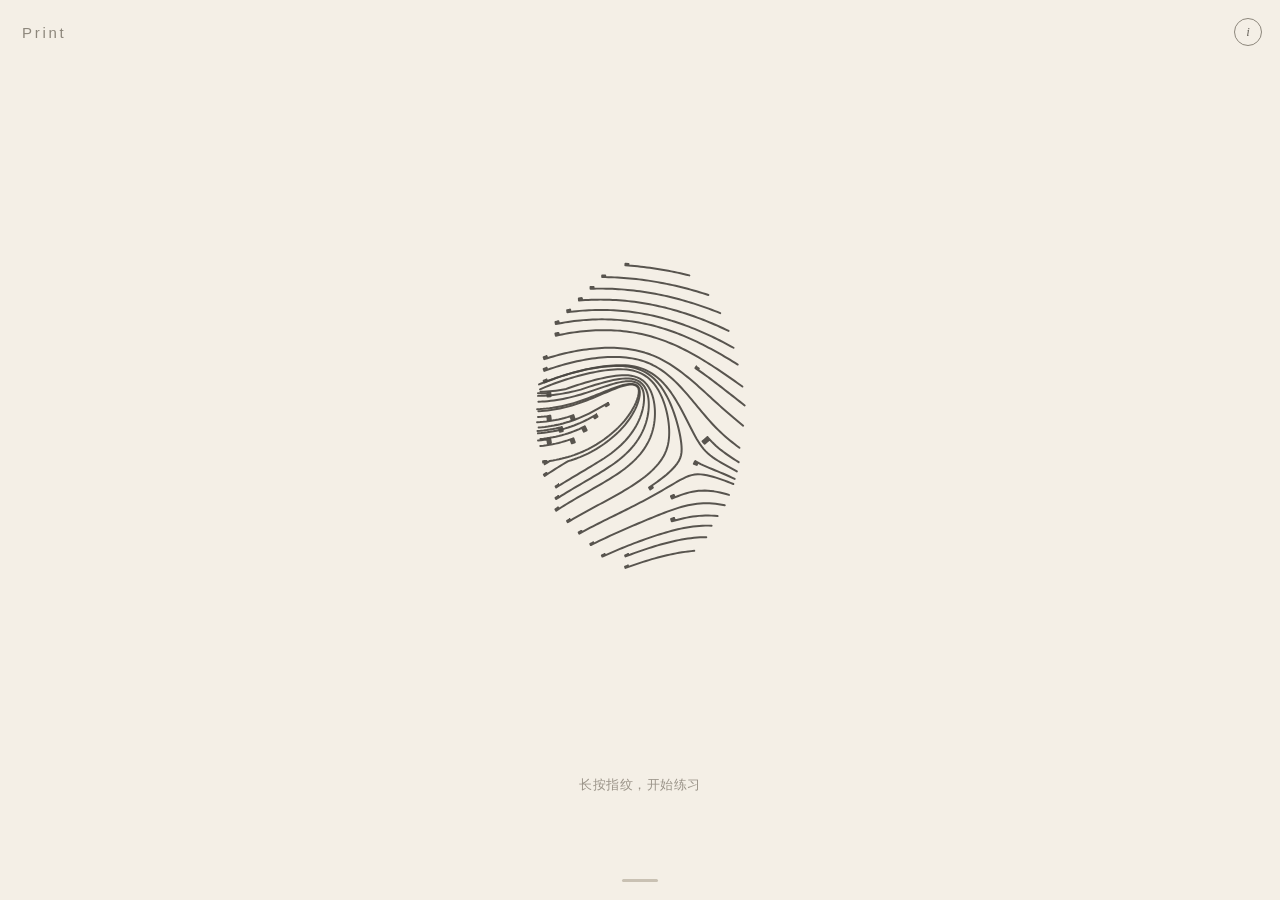
<file: index.html>
<!DOCTYPE html>
<html lang="zh-CN">
<head>
  <meta charset="UTF-8" />
  <meta name="viewport"
        content="width=device-width, initial-scale=1.0, maximum-scale=1.0, user-scalable=no, viewport-fit=cover" />
  <title>Print</title>
  <style>
    *, *::before, *::after { box-sizing: border-box; margin: 0; padding: 0; }
    html, body { height: 100%; }
    body {
      font-family: -apple-system, BlinkMacSystemFont, "Segoe UI",
                   "PingFang SC", "Hiragino Sans GB", "Microsoft YaHei", sans-serif;
      -webkit-font-smoothing: antialiased;
      -webkit-tap-highlight-color: transparent;
      -webkit-user-select: none;
      user-select: none;
    }
  </style>
  <link rel="stylesheet" href="./assets/style.css" />
</head>
<body>
  <div class="app" id="app">
    <header class="top" id="topBar">
      <p class="brand" id="brand">Print</p>
      <button type="button" class="ghost-btn" id="infoBtn" aria-label="说明">i</button>
    </header>

    <div class="status" id="status" hidden>
      <p class="status-label" id="statusLabel">练习中</p>
      <p class="timer" id="timer">00:00:00</p>
    </div>

    <div class="print-stage" id="printStage">
      <div class="print-hit" id="printHit" role="button" aria-label="长按指纹开始或结束练习">
        <canvas id="printCanvas"></canvas>
        <div class="glow" id="glow"></div>
      </div>
    </div>

    <p class="hint" id="hint">长按指纹，开始练习</p>

    <div class="bottom" id="bottomBar">
      <button type="button" class="circle-btn" id="closeBtn" hidden aria-label="结束练习">
        <span class="icon-x"></span>
      </button>
      <button type="button" class="circle-btn is-done" id="doneBtn" hidden aria-label="回到首页">
        <span class="icon-check"></span>
      </button>
    </div>

    <button type="button" class="sheet-handle" id="sheetHandle" aria-label="查看留下的痕迹">
      <span class="handle-bar"></span>
    </button>
  </div>

  <div class="overlay" id="sheet" hidden>
    <div class="sheet">
      <div class="sheet-head">
        <span class="handle-bar"></span>
        <h2 class="sheet-title">留下的痕迹</h2>
        <p class="sheet-sub">只保留指纹的样子，不记时长</p>
      </div>
      <div class="snap-row" id="snapRow"></div>
      <button type="button" class="text-btn" id="sheetClose">收起</button>
    </div>
  </div>

  <div class="overlay" id="infoModal" hidden>
    <div class="modal">
      <h2 class="modal-title">用一枚指纹，记下练习</h2>
      <p class="modal-copy">长按指纹开始，再长按一次结束。累计越久，单次越不容易磨，休息恢复也越快。茧只看累计时长；单次磨损最多按两小时算，超时累计仍继续记。</p>
      <div class="guide-row" id="guideRow"></div>
      <button type="button" class="text-btn" id="infoClose">知道了</button>
    </div>
  </div>

  <script src="./assets/main.js"></script>
</body>
</html>
</file>
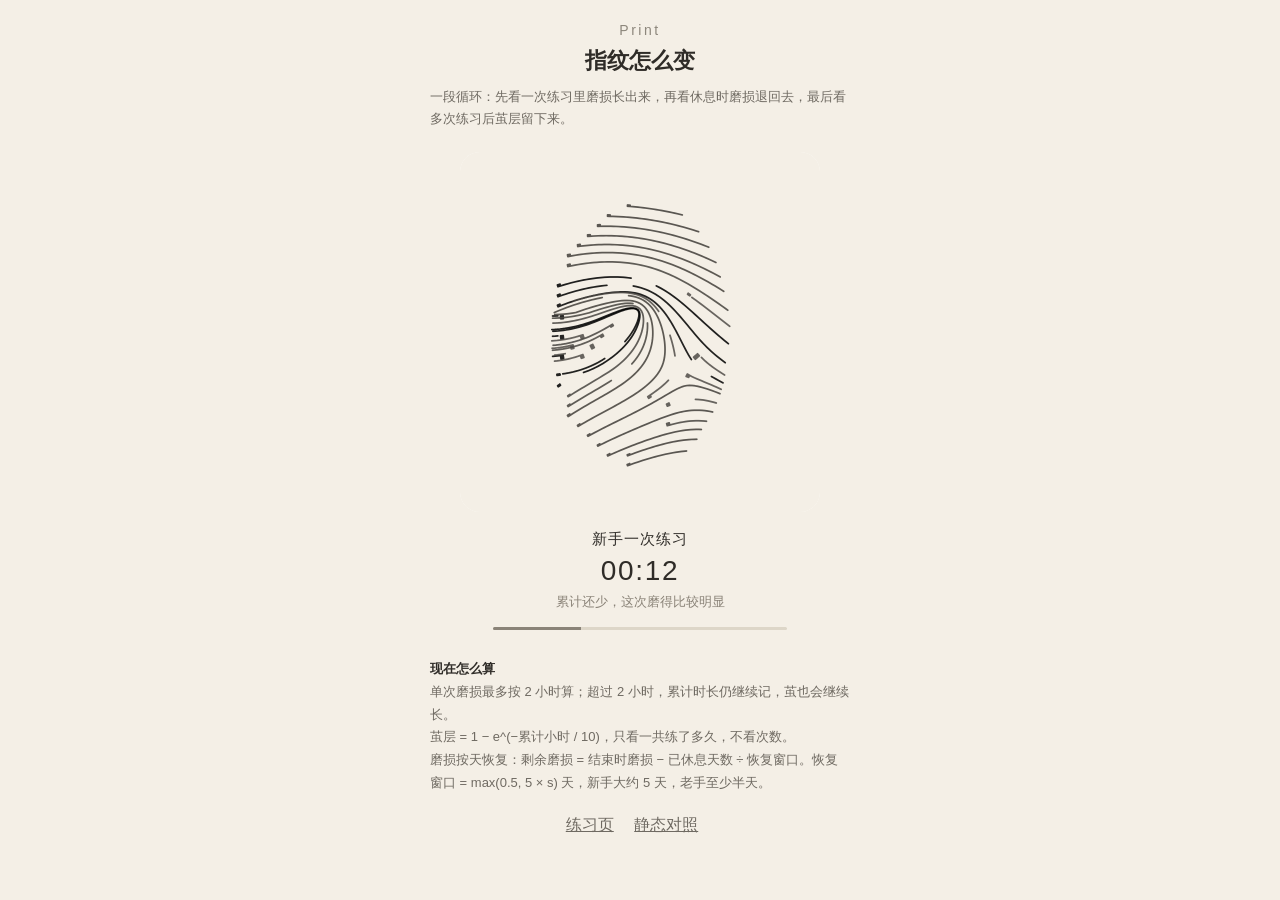
<file: animate.html>
<!DOCTYPE html>
<html lang="zh-CN">
<head>
  <meta charset="UTF-8" />
  <meta name="viewport" content="width=device-width, initial-scale=1.0, viewport-fit=cover" />
  <title>Print 指纹渐变说明</title>
  <style>
    *, *::before, *::after { box-sizing: border-box; margin: 0; padding: 0; }
    body {
      font-family: -apple-system, BlinkMacSystemFont, "Segoe UI",
                   "PingFang SC", "Hiragino Sans GB", "Microsoft YaHei", sans-serif;
      background: #f4efe6;
      color: #2f2c28;
      min-height: 100vh;
      padding: 22px 16px 40px;
    }
    .wrap { max-width: 420px; margin: 0 auto; text-align: center; }
    .brand { letter-spacing: 0.18em; color: #8d877c; font-size: 14px; }
    h1 { margin-top: 8px; font-size: 22px; }
    .lead { margin-top: 10px; font-size: 13px; line-height: 1.7; color: #6f6a62; text-align: left; }
    .stage {
      margin: 22px auto 0;
      width: 78vmin;
      max-width: 360px;
    }
    canvas {
      display: block;
      width: 100%;
      height: auto;
      background: #fffdf8;
      border-radius: 20px;
    }
    .phase { margin-top: 18px; font-size: 15px; letter-spacing: 0.06em; }
    .clock { margin-top: 6px; font-size: 28px; font-weight: 300; letter-spacing: 0.06em; }
    .sub { margin-top: 6px; font-size: 13px; color: #8a8378; }
    .bar {
      margin: 16px auto 0;
      width: 70%;
      height: 3px;
      background: #ddd6c8;
      border-radius: 99px;
      overflow: hidden;
    }
    .bar > i {
      display: block;
      height: 100%;
      width: 0;
      background: #8a8378;
    }
    .formula {
      margin-top: 28px;
      text-align: left;
      font-size: 13px;
      line-height: 1.75;
      color: #6f6a62;
    }
    .formula strong { color: #2f2c28; }
    .links { margin-top: 20px; }
    .links a { color: #6f6a62; margin-right: 16px; }
  </style>
</head>
<body>
  <div class="wrap">
    <p class="brand">Print</p>
    <h1>指纹怎么变</h1>
    <p class="lead">一段循环：先看一次练习里磨损长出来，再看休息时磨损退回去，最后看多次练习后茧层留下来。</p>
    <div class="stage">
      <canvas id="animCanvas" width="720" height="720"></canvas>
    </div>
    <p class="phase" id="phase">练习中</p>
    <p class="clock" id="clock">00:00</p>
    <p class="sub" id="sub">纹路开始磨损</p>
    <div class="bar"><i id="bar"></i></div>
    <div class="formula">
      <p><strong>现在怎么算</strong></p>
      <p>单次磨损最多按 2 小时算；超过 2 小时，累计时长仍继续记，茧也会继续长。</p>
      <p>茧层 = 1 − e^(−累计小时 / 10)，只看一共练了多久，不看次数。</p>
      <p>磨损按天恢复：剩余磨损 = 结束时磨损 − 已休息天数 ÷ 恢复窗口。恢复窗口 = max(0.5, 5 × s) 天，新手大约 5 天，老手至少半天。</p>
    </div>
    <p class="links">
      <a href="./index.html">练习页</a>
      <a href="./examples.html">静态对照</a>
    </p>
  </div>
  <script src="./assets/examples.js"></script>
  <script src="./assets/animate.js"></script>
</body>
</html>
</file>
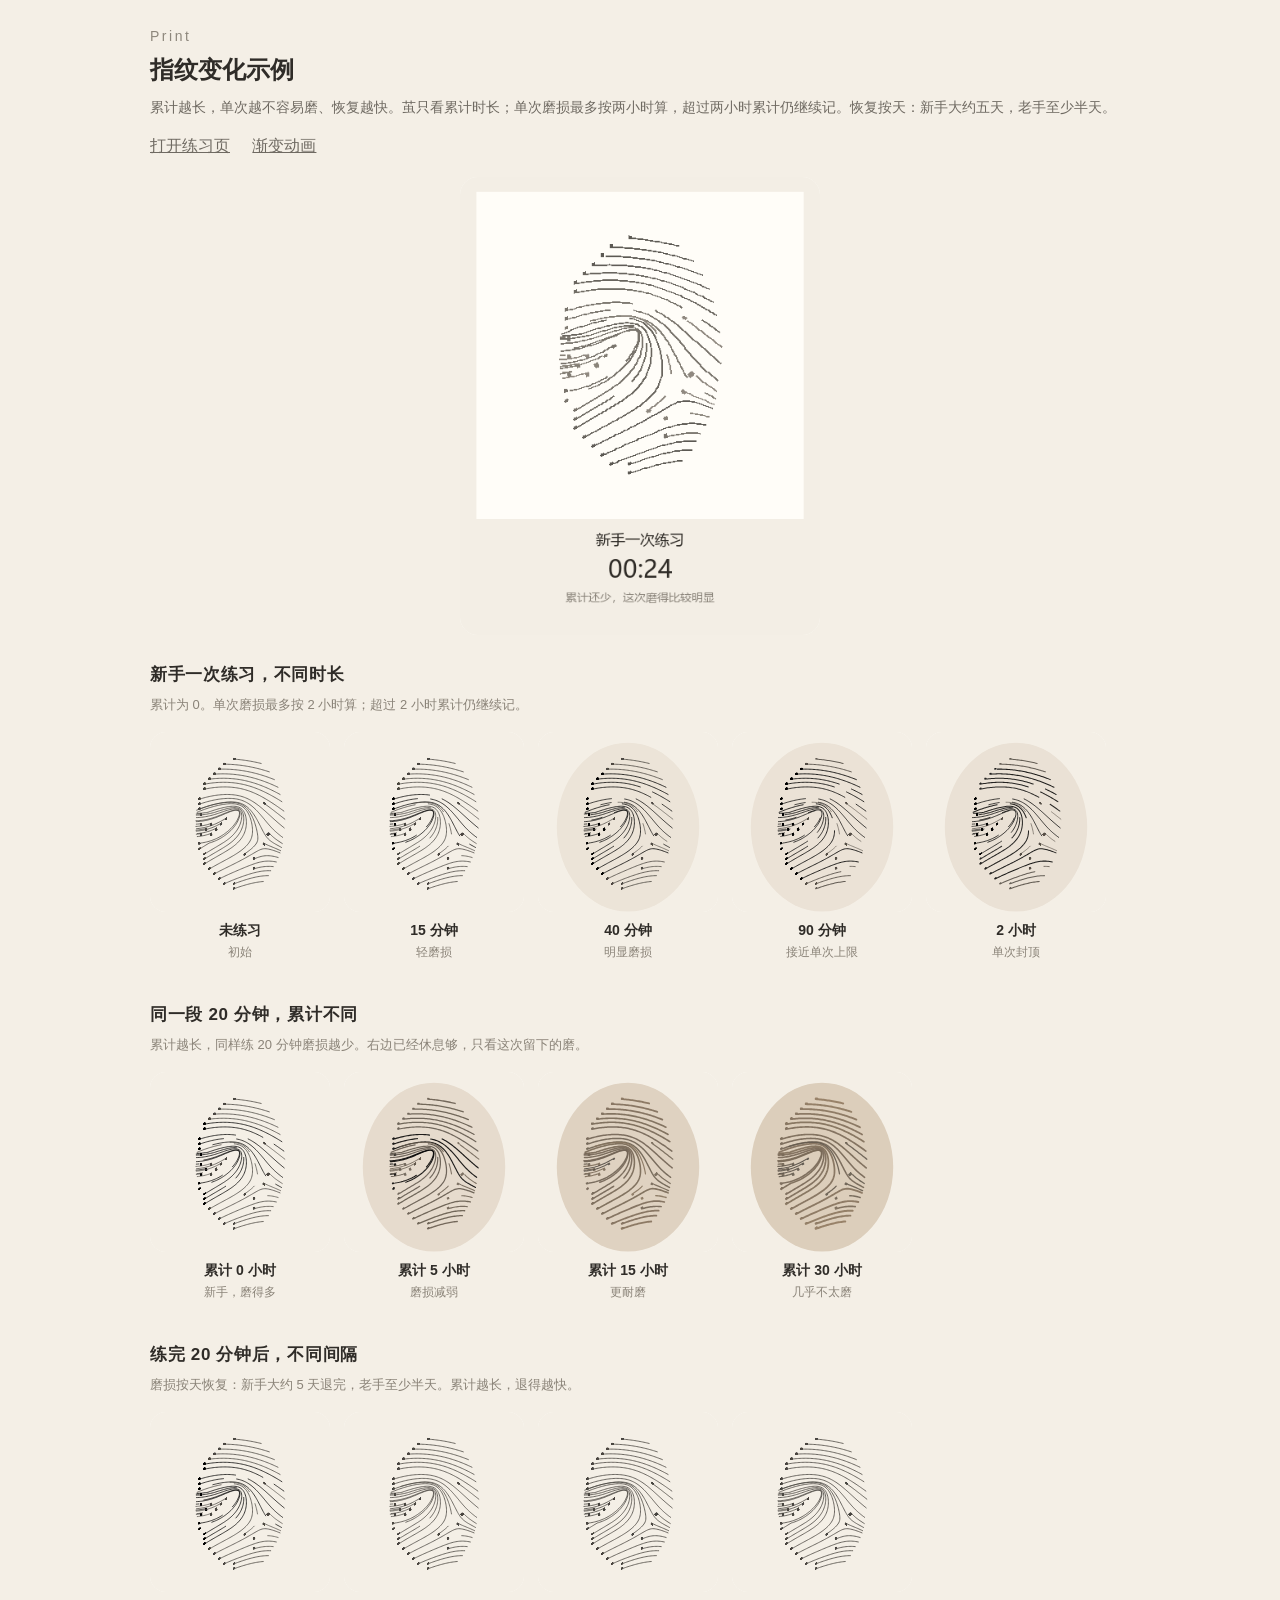
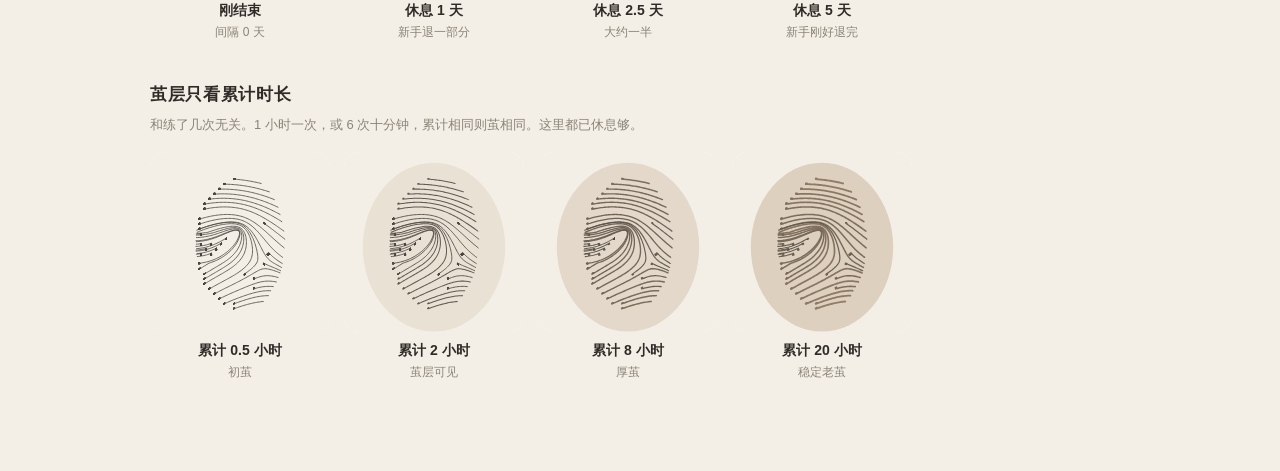
<file: examples.html>
<!DOCTYPE html>
<html lang="zh-CN">
<head>
  <meta charset="UTF-8" />
  <meta name="viewport" content="width=device-width, initial-scale=1.0, viewport-fit=cover" />
  <title>Print 指纹变化示例</title>
  <style>
    *, *::before, *::after { box-sizing: border-box; margin: 0; padding: 0; }
    body {
      font-family: -apple-system, BlinkMacSystemFont, "Segoe UI",
                   "PingFang SC", "Hiragino Sans GB", "Microsoft YaHei", sans-serif;
      background: #f4efe6;
      color: #2f2c28;
      padding: 28px 16px 48px;
    }
    .top { max-width: 980px; margin: 0 auto 28px; }
    .brand { letter-spacing: 0.18em; color: #8d877c; font-size: 14px; }
    h1 { margin-top: 10px; font-size: 24px; font-weight: 600; }
    .lead { margin-top: 10px; line-height: 1.7; color: #6f6a62; font-size: 14px; }
    .links { margin-top: 16px; }
    .links a { color: #6f6a62; margin-right: 18px; }
    .morph {
      display: block;
      width: 100%;
      max-width: 360px;
      margin: 20px auto 0;
      border-radius: 18px;
      background: #fffdf8;
    }
    .section { max-width: 980px; margin: 0 auto 36px; }
    h2 { font-size: 17px; letter-spacing: 0.04em; }
    .note { margin-top: 8px; font-size: 13px; line-height: 1.7; color: #8a8378; }
    .row {
      display: flex;
      overflow-x: auto;
      -webkit-overflow-scrolling: touch;
      margin-top: 16px;
      padding-bottom: 6px;
    }
    .card { flex: 0 0 180px; text-align: center; }
    .card + .card { margin-left: 14px; }
    canvas {
      display: block;
      width: 180px;
      height: 180px;
      background: #fffdf8;
      border-radius: 16px;
    }
    strong { display: block; margin-top: 10px; font-size: 14px; }
    span { display: block; margin-top: 4px; font-size: 12px; color: #8a8378; }
  </style>
</head>
<body>
  <div class="top">
    <p class="brand">Print</p>
    <h1>指纹变化示例</h1>
    <p class="lead">累计越长，单次越不容易磨、恢复越快。茧只看累计时长；单次磨损最多按两小时算，超过两小时累计仍继续记。恢复按天：新手大约五天，老手至少半天。</p>
    <p class="links">
      <a href="./index.html">打开练习页</a>
      <a href="./animate.html">渐变动画</a>
    </p>
    <img class="morph" src="./examples/print-morph.gif" alt="指纹从练习到休息再到长茧的循环变化" />
  </div>
  <div id="gallery"></div>
  <script src="./assets/examples.js"></script>
</body>
</html>
</file>
<file: assets/style.css>
:root {
  --bg: #f4efe6;
  --ink: #2f2c28;
  --ridge: #4a4742;
  --mute: #8d877c;
  --hint: #9a9388;
  --line: #ddd6c8;
  --glow: #f4f1ea;
  --btn: #ece7dc;
  --app-height: 100vh;
  --safe-top: 0px;
  --safe-bottom: 0px;
}

html {
  touch-action: manipulation;
}

body {
  background: var(--bg);
  color: var(--ink);
  overflow: hidden;
}

.app {
  position: relative;
  display: flex;
  flex-direction: column;
  align-items: center;
  width: 100%;
  min-height: 100%;
  min-height: 100vh;
  min-height: var(--app-height, 100vh);
  padding-top: 14px;
  padding-top: calc(14px + var(--safe-area-inset-top, env(safe-area-inset-top, 0px)));
  padding-bottom: 18px;
  padding-bottom: calc(18px + var(--safe-area-inset-bottom, env(safe-area-inset-bottom, 0px)));
  background: var(--bg);
  transition: background-color 420ms ease, color 420ms ease;
}

.app.is-dark {
  --bg: #0b0b0c;
  --ink: #f3f1ec;
  --ridge: #cfcac0;
  --mute: #8a8680;
  --hint: #6f6c67;
  --line: #2a2a2c;
  --btn: #1a1a1c;
}

.top {
  position: relative;
  z-index: 2;
  display: flex;
  align-items: center;
  justify-content: space-between;
  align-self: stretch;
  width: 100%;
  padding-left: 22px;
  padding-right: 18px;
  min-height: 36px;
}

.app.is-session .brand,
.app.is-session .ghost-btn {
  opacity: 0;
  pointer-events: none;
}

.brand {
  font-size: 15px;
  letter-spacing: 0.18em;
  font-weight: 500;
  color: var(--mute);
}

.ghost-btn {
  display: block;
  -webkit-appearance: none;
  appearance: none;
  width: 28px;
  height: 28px;
  margin-left: auto;
  padding: 0;
  border: 1px solid #8d877c;
  border-radius: 50%;
  background: #f4efe6;
  color: #6f6a62;
  font-size: 13px;
  font-style: italic;
  font-family: Georgia, "Times New Roman", serif;
  line-height: 26px;
  text-align: center;
}

.ghost-btn:focus {
  outline: 2px solid #8a8378;
  outline-offset: 2px;
}

.ghost-btn:active {
  opacity: 0.7;
}

.status {
  position: relative;
  z-index: 2;
  flex: 0 0 auto;
  width: 100%;
  margin-top: 8px;
  margin-bottom: 4px;
  text-align: center;
}

.status-label {
  font-size: 13px;
  letter-spacing: 0.22em;
  color: var(--mute);
}

.timer {
  margin-top: 10px;
  font-size: 34px;
  font-weight: 300;
  letter-spacing: 0.08em;
  font-variant-numeric: tabular-nums;
  font-feature-settings: "tnum";
  color: var(--ink);
}

.print-stage {
  flex: 1;
  display: flex;
  align-items: center;
  justify-content: center;
  width: 100%;
  min-height: 0;
  min-width: 0;
}

.app.is-session .print-stage {
  align-items: center;
  padding-top: 8px;
}

.print-hit {
  position: relative;
  width: 82vmin;
  height: 82vmin;
  max-width: 92%;
  max-height: 72%;
  border: 0;
  background: transparent;
  touch-action: none;
}

.app.is-session .print-hit {
  width: 68vmin;
  height: 68vmin;
  max-height: 58%;
}

.app:not(.is-session) .print-hit {
  animation: breathe 5.8s ease-in-out infinite;
}

.print-hit.is-holding,
.app.is-holding .print-hit {
  animation: none;
  transform: scale(0.975);
}

.print-hit canvas {
  display: block;
  width: 100%;
  height: 100%;
}

.glow {
  position: absolute;
  left: 50%;
  top: 47%;
  width: 10px;
  height: 10px;
  margin-left: -5px;
  margin-top: -5px;
  border-radius: 50%;
  background: var(--glow);
  box-shadow: 0 0 0 0 rgba(244, 241, 234, 0);
  opacity: 0;
  pointer-events: none;
  transform: scale(0.2);
  transition: opacity 180ms ease, transform 180ms ease;
}

.app.is-practice .glow {
  opacity: 1;
  transform: scale(1);
  box-shadow: 0 0 18px 8px rgba(244, 241, 234, 0.42);
  animation: pulse-glow 2.4s ease-in-out infinite;
}

.app.is-holding .glow {
  opacity: 0.9;
}

.hint {
  min-height: 44px;
  padding-left: 32px;
  padding-right: 32px;
  text-align: center;
  font-size: 13px;
  line-height: 1.7;
  letter-spacing: 0.04em;
  color: var(--hint);
}

.app.is-session .hint {
  opacity: 0;
}

.bottom {
  display: flex;
  align-items: center;
  justify-content: center;
  min-height: 64px;
}

.circle-btn {
  width: 52px;
  height: 52px;
  border: 1px solid #3a3a3c;
  border-radius: 50%;
  background: transparent;
  position: relative;
}

.circle-btn:active {
  opacity: 0.7;
}

.circle-btn:focus {
  outline: 2px solid #cfcac0;
  outline-offset: 3px;
}

.icon-x,
.icon-x::after {
  position: absolute;
  left: 50%;
  top: 50%;
  width: 14px;
  height: 1px;
  background: #f3f1ec;
}

.icon-x {
  margin-left: -7px;
  margin-top: -0.5px;
  transform: rotate(45deg);
}

.icon-x::after {
  content: "";
  margin-left: 0;
  margin-top: 0;
  transform: rotate(90deg);
}

.icon-check {
  position: absolute;
  left: 19px;
  top: 20px;
  width: 12px;
  height: 7px;
  border-left: 1.5px solid #f3f1ec;
  border-bottom: 1.5px solid #f3f1ec;
  transform: rotate(-45deg);
}

.sheet-handle {
  position: absolute;
  left: 0;
  right: 0;
  bottom: 6px;
  bottom: calc(6px + var(--safe-area-inset-bottom, env(safe-area-inset-bottom, 0px)));
  height: 28px;
  border: 0;
  background: transparent;
}

.handle-bar {
  display: block;
  width: 36px;
  height: 3px;
  margin-left: auto;
  margin-right: auto;
  border-radius: 99px;
  background: #c9c1b3;
}

.app.is-dark .handle-bar {
  background: #2f2f32;
}

.app.is-session .sheet-handle {
  opacity: 0;
  pointer-events: none;
}

.overlay {
  position: fixed;
  left: 0;
  right: 0;
  top: 0;
  bottom: 0;
  z-index: 20;
  background: rgba(28, 26, 22, 0.28);
  display: none;
  align-items: flex-end;
  justify-content: center;
}

.overlay.is-open {
  display: flex;
}

.overlay.is-center {
  align-items: center;
}

.sheet,
.modal {
  width: 100%;
  background: #f7f3ea;
  color: #2f2c28;
}

.sheet {
  padding: 10px 20px 28px;
  padding-bottom: calc(28px + var(--safe-area-inset-bottom, env(safe-area-inset-bottom, 0px)));
  border-top-left-radius: 18px;
  border-top-right-radius: 18px;
}

.modal {
  width: 86%;
  max-width: 360px;
  padding: 28px 22px 20px;
  border-radius: 18px;
}

.sheet-head {
  text-align: center;
}

.sheet-title,
.modal-title {
  margin-top: 12px;
  font-size: 16px;
  font-weight: 600;
  letter-spacing: 0.08em;
}

.sheet-sub,
.modal-copy {
  margin-top: 8px;
  font-size: 13px;
  line-height: 1.7;
  color: #8a8378;
}

.snap-row,
.guide-row {
  display: flex;
  overflow-x: auto;
  -webkit-overflow-scrolling: touch;
  overscroll-behavior-x: contain;
  margin-top: 18px;
  padding-bottom: 6px;
}

.snap-card,
.guide-card {
  flex: 0 0 auto;
  width: 88px;
  text-align: center;
}

.snap-card + .snap-card,
.guide-card + .guide-card {
  margin-left: 14px;
}

.snap-card canvas,
.guide-card canvas {
  display: block;
  width: 88px;
  height: 88px;
  background: #fffdf8;
  border-radius: 12px;
}

.snap-empty {
  width: 100%;
  padding: 28px 12px;
  text-align: center;
  font-size: 13px;
  color: #8a8378;
}

.guide-label {
  margin-top: 8px;
  font-size: 11px;
  color: #8a8378;
  letter-spacing: 0.04em;
}

.text-btn {
  display: block;
  width: 100%;
  margin-top: 16px;
  padding: 12px;
  border: 0;
  background: transparent;
  color: #6d675d;
  font-size: 14px;
  letter-spacing: 0.12em;
}

.text-btn:active {
  opacity: 0.7;
}

.text-btn:focus {
  outline: 2px solid #8a8378;
  outline-offset: 2px;
}

@media (min-width: 520px) {
  .print-hit {
    width: 420px;
    height: 420px;
    max-width: 70%;
    max-height: 62%;
  }

  .app.is-session .print-hit {
    width: 360px;
    height: 360px;
    max-height: 52%;
  }
}

@keyframes breathe {
  0%, 100% { transform: scale(1); }
  50% { transform: scale(1.018); }
}

@keyframes pulse-glow {
  0%, 100% { box-shadow: 0 0 16px 7px rgba(244, 241, 234, 0.34); }
  50% { box-shadow: 0 0 24px 11px rgba(244, 241, 234, 0.52); }
}

@media (prefers-reduced-motion: reduce) {
  .app,
  .print-hit,
  .glow {
    transition: none;
    animation: none;
  }
}
</file>
